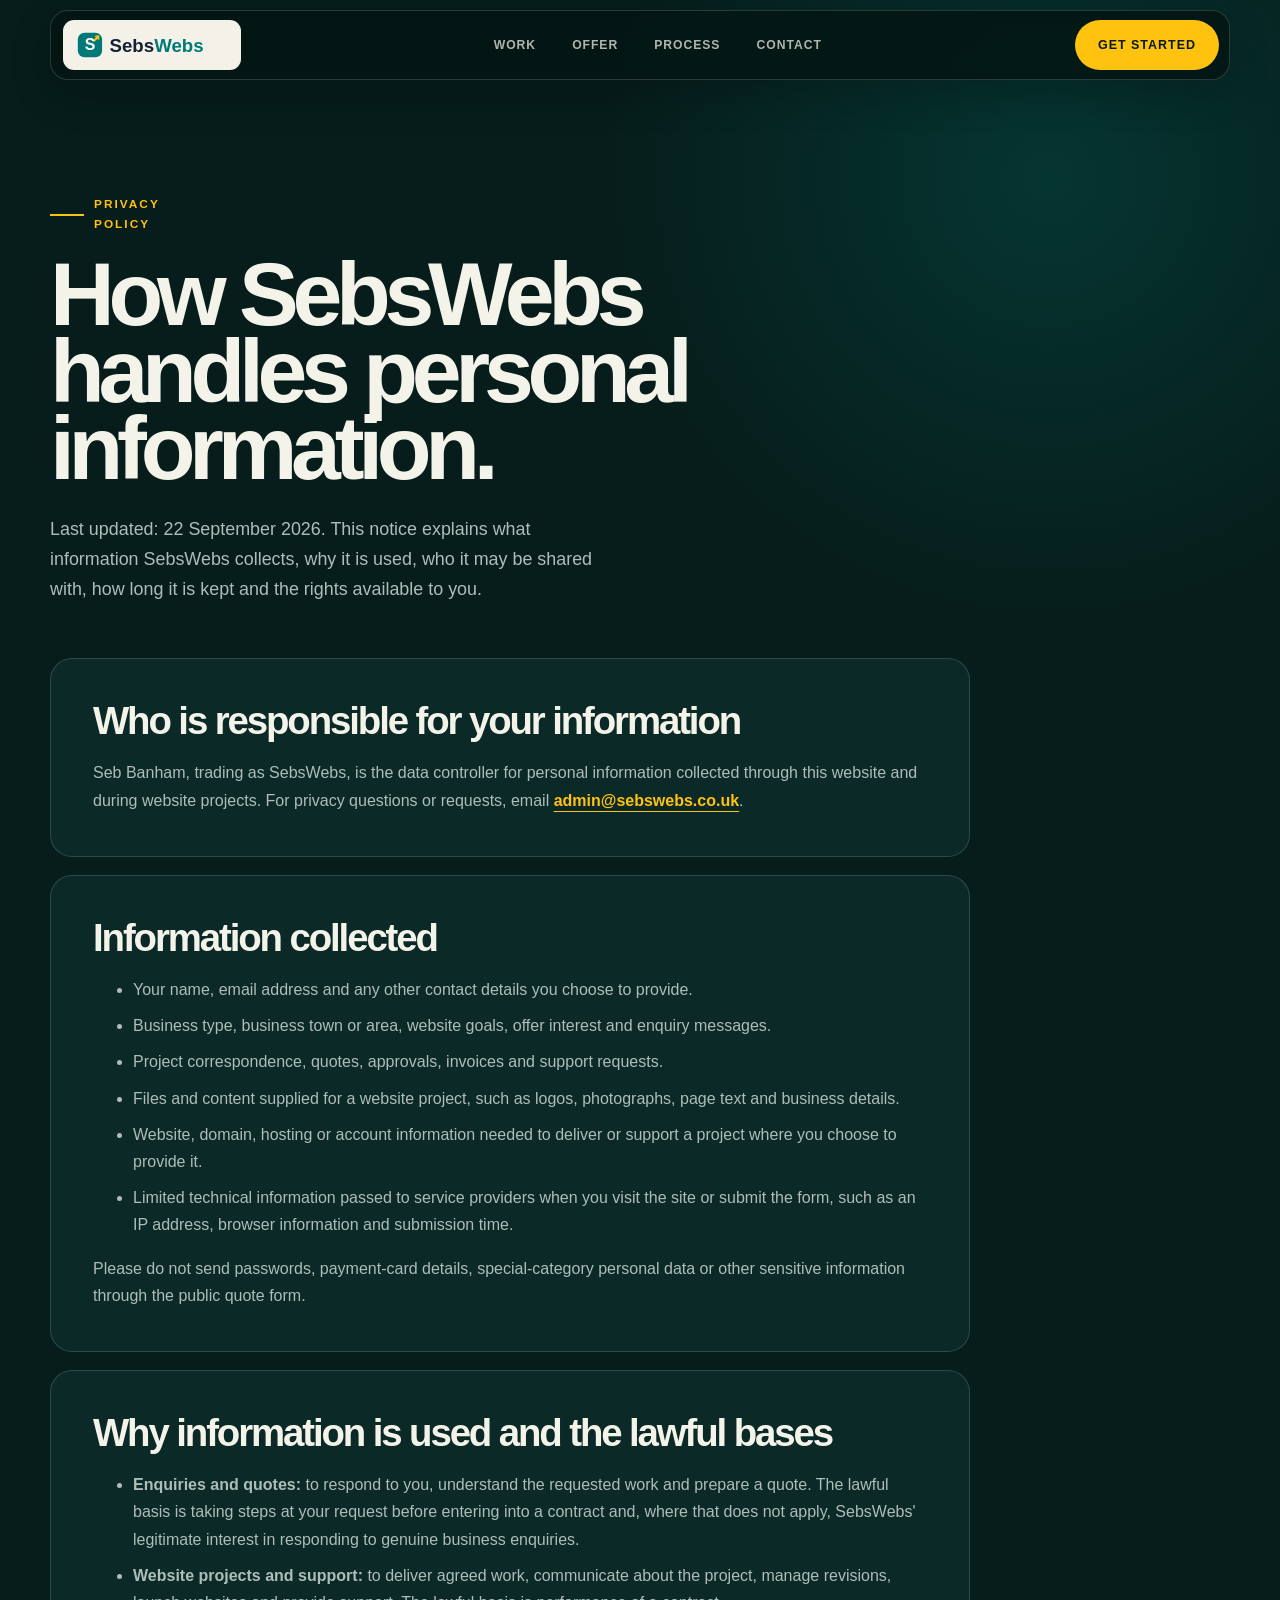
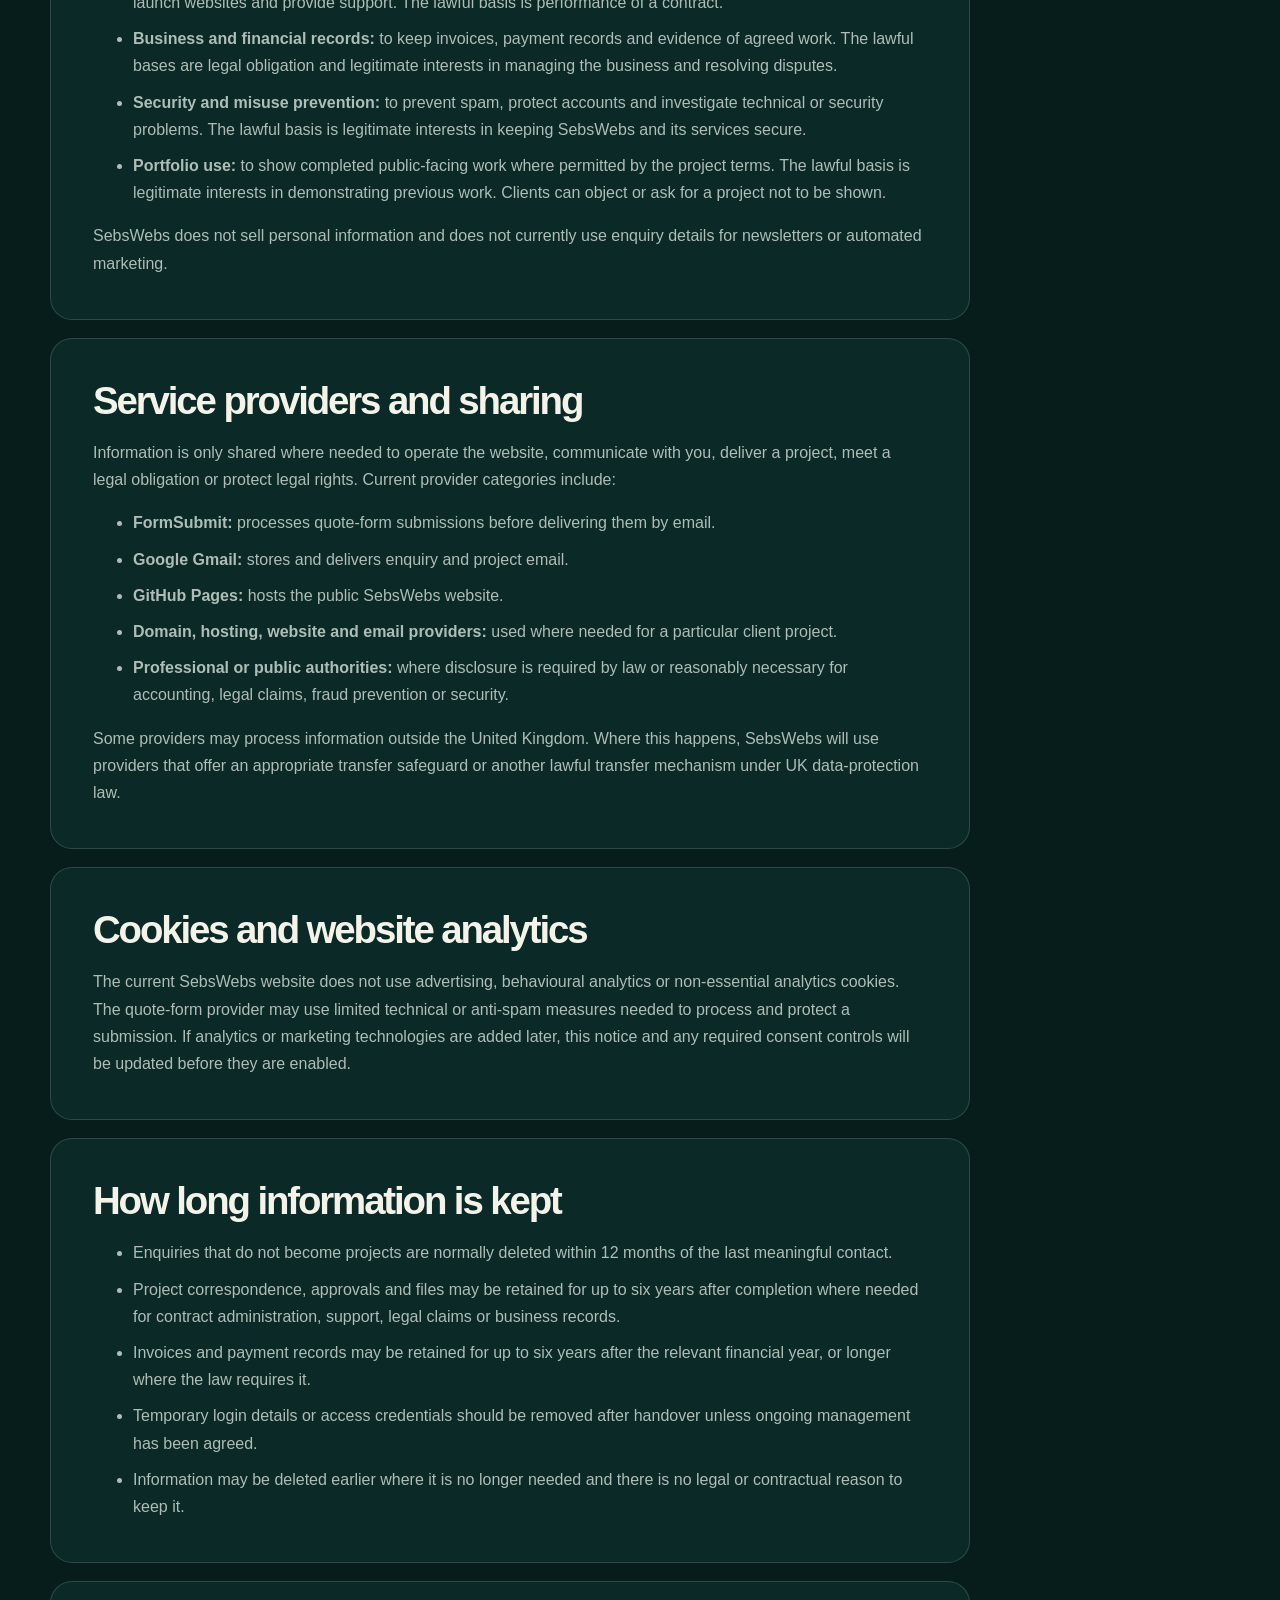
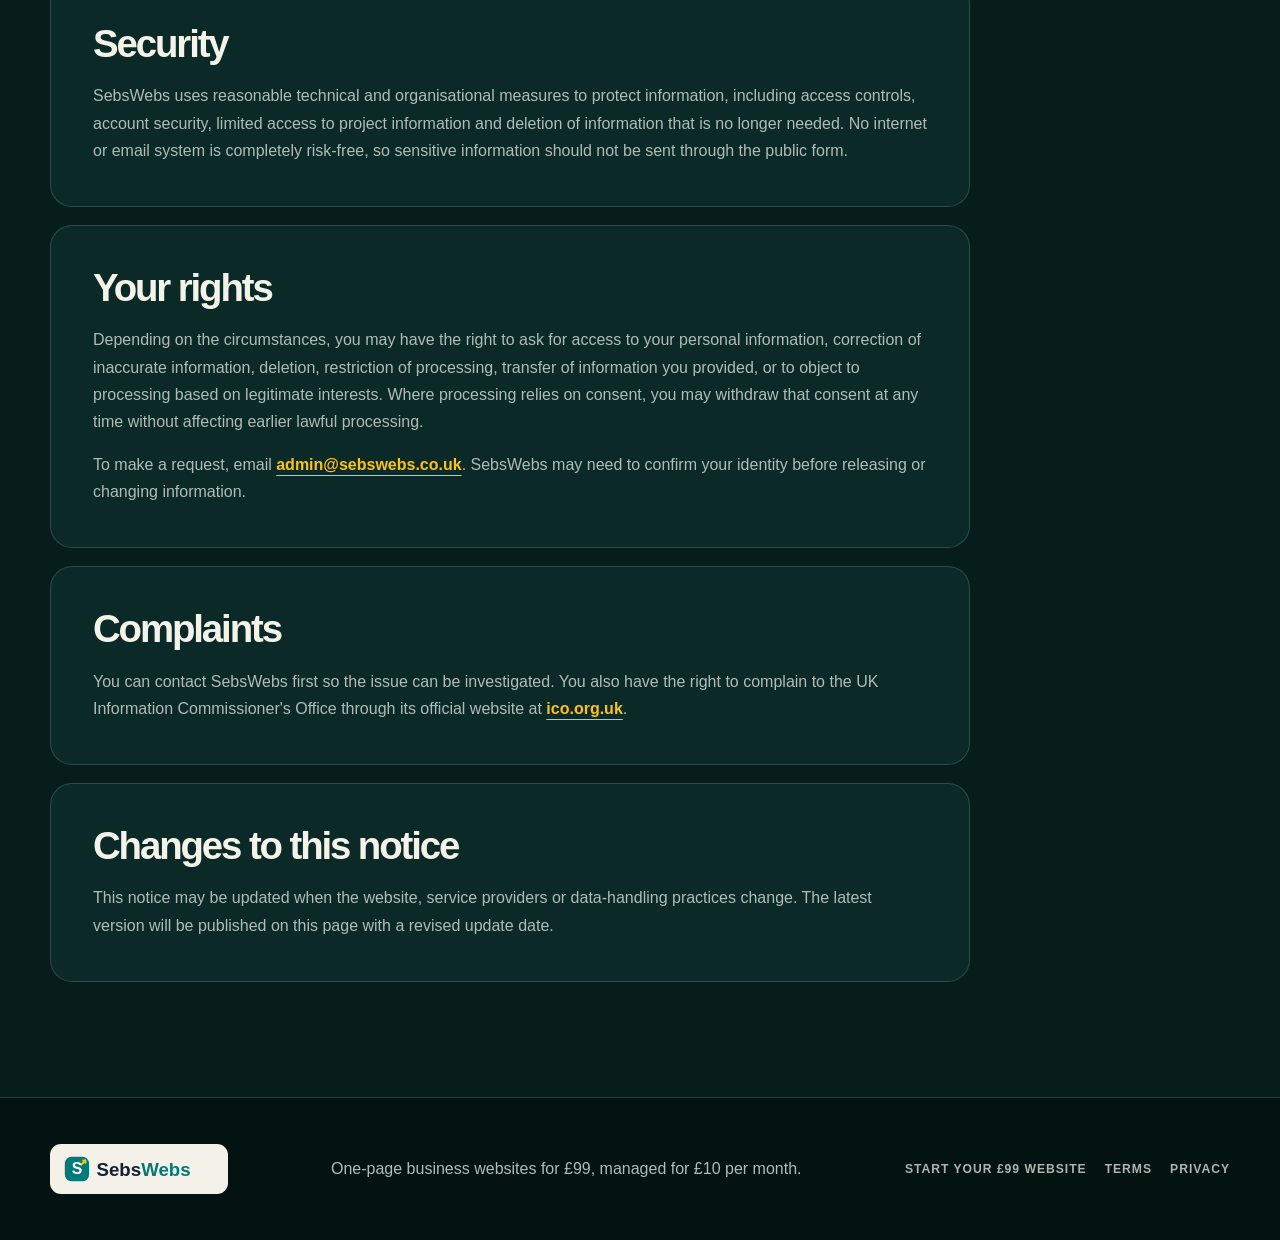
<file: privacy.html>
<!DOCTYPE html>
<html lang="en">
<head>
  <meta charset="UTF-8">
  <meta name="viewport" content="width=device-width, initial-scale=1.0">
  <title>SebsWebs | Privacy Policy</title>
  <meta name="description" content="How SebsWebs collects, uses, stores and protects enquiry and project information.">
  <link rel="canonical" href="https://sebswebs.co.uk/privacy.html">
  <meta name="theme-color" content="#007a78">
  <meta property="og:type" content="website">
  <meta property="og:site_name" content="SebsWebs">
  <meta property="og:title" content="SebsWebs | Privacy Policy">
  <meta property="og:description" content="How SebsWebs collects, uses, stores and protects enquiry and project information.">
  <meta property="og:url" content="https://sebswebs.co.uk/privacy.html">
  <meta property="og:image" content="https://sebswebs.co.uk/assets/hero-workspace.png">
  <meta name="twitter:card" content="summary_large_image">
  <link rel="icon" href="/favicon.ico" sizes="any">
  <link rel="icon" href="/assets/favicon.svg" type="image/svg+xml">
  <link rel="stylesheet" href="styles.css">
</head>
<body>
  <header class="site-header" data-header>
    <a class="brand" href="index.html#home" aria-label="SebsWebs home">
      <img src="assets/logo.svg" alt="SebsWebs">
    </a>

    <button class="menu-toggle" type="button" aria-label="Open menu" aria-expanded="false" aria-controls="site-nav">
      <span></span>
      <span></span>
      <span></span>
    </button>

    <nav class="site-nav" id="site-nav" aria-label="Main navigation">
      <a href="index.html#examples">Work</a>
      <a href="index.html#pricing">Offer</a>
      <a href="index.html#process">Process</a>
      <a href="index.html#contact">Contact</a>
    </nav>

    <a class="header-cta" href="index.html#contact">Get started</a>
  </header>

  <main class="legal-main">
    <section class="legal-hero section-pad">
      <p class="eyebrow">Privacy policy</p>
      <h1>How SebsWebs handles personal information.</h1>
      <p class="hero-text">Last updated: 22 September 2026. This notice explains what information SebsWebs collects, why it is used, who it may be shared with, how long it is kept and the rights available to you.</p>
    </section>

    <section class="legal-content section-pad">
      <article class="legal-block">
        <h2>Who is responsible for your information</h2>
        <p>Seb Banham, trading as SebsWebs, is the data controller for personal information collected through this website and during website projects. For privacy questions or requests, email <a class="text-link" href="mailto:admin@sebswebs.co.uk">admin@sebswebs.co.uk</a>.</p>
      </article>

      <article class="legal-block">
        <h2>Information collected</h2>
        <ul>
          <li>Your name, email address and any other contact details you choose to provide.</li>
          <li>Business type, business town or area, website goals, offer interest and enquiry messages.</li>
          <li>Project correspondence, quotes, approvals, invoices and support requests.</li>
          <li>Files and content supplied for a website project, such as logos, photographs, page text and business details.</li>
          <li>Website, domain, hosting or account information needed to deliver or support a project where you choose to provide it.</li>
          <li>Limited technical information passed to service providers when you visit the site or submit the form, such as an IP address, browser information and submission time.</li>
        </ul>
        <p>Please do not send passwords, payment-card details, special-category personal data or other sensitive information through the public quote form.</p>
      </article>

      <article class="legal-block">
        <h2>Why information is used and the lawful bases</h2>
        <ul>
          <li><strong>Enquiries and quotes:</strong> to respond to you, understand the requested work and prepare a quote. The lawful basis is taking steps at your request before entering into a contract and, where that does not apply, SebsWebs' legitimate interest in responding to genuine business enquiries.</li>
          <li><strong>Website projects and support:</strong> to deliver agreed work, communicate about the project, manage revisions, launch websites and provide support. The lawful basis is performance of a contract.</li>
          <li><strong>Business and financial records:</strong> to keep invoices, payment records and evidence of agreed work. The lawful bases are legal obligation and legitimate interests in managing the business and resolving disputes.</li>
          <li><strong>Security and misuse prevention:</strong> to prevent spam, protect accounts and investigate technical or security problems. The lawful basis is legitimate interests in keeping SebsWebs and its services secure.</li>
          <li><strong>Portfolio use:</strong> to show completed public-facing work where permitted by the project terms. The lawful basis is legitimate interests in demonstrating previous work. Clients can object or ask for a project not to be shown.</li>
        </ul>
        <p>SebsWebs does not sell personal information and does not currently use enquiry details for newsletters or automated marketing.</p>
      </article>

      <article class="legal-block">
        <h2>Service providers and sharing</h2>
        <p>Information is only shared where needed to operate the website, communicate with you, deliver a project, meet a legal obligation or protect legal rights. Current provider categories include:</p>
        <ul>
          <li><strong>FormSubmit:</strong> processes quote-form submissions before delivering them by email.</li>
          <li><strong>Google Gmail:</strong> stores and delivers enquiry and project email.</li>
          <li><strong>GitHub Pages:</strong> hosts the public SebsWebs website.</li>
          <li><strong>Domain, hosting, website and email providers:</strong> used where needed for a particular client project.</li>
          <li><strong>Professional or public authorities:</strong> where disclosure is required by law or reasonably necessary for accounting, legal claims, fraud prevention or security.</li>
        </ul>
        <p>Some providers may process information outside the United Kingdom. Where this happens, SebsWebs will use providers that offer an appropriate transfer safeguard or another lawful transfer mechanism under UK data-protection law.</p>
      </article>

      <article class="legal-block">
        <h2>Cookies and website analytics</h2>
        <p>The current SebsWebs website does not use advertising, behavioural analytics or non-essential analytics cookies. The quote-form provider may use limited technical or anti-spam measures needed to process and protect a submission. If analytics or marketing technologies are added later, this notice and any required consent controls will be updated before they are enabled.</p>
      </article>

      <article class="legal-block">
        <h2>How long information is kept</h2>
        <ul>
          <li>Enquiries that do not become projects are normally deleted within 12 months of the last meaningful contact.</li>
          <li>Project correspondence, approvals and files may be retained for up to six years after completion where needed for contract administration, support, legal claims or business records.</li>
          <li>Invoices and payment records may be retained for up to six years after the relevant financial year, or longer where the law requires it.</li>
          <li>Temporary login details or access credentials should be removed after handover unless ongoing management has been agreed.</li>
          <li>Information may be deleted earlier where it is no longer needed and there is no legal or contractual reason to keep it.</li>
        </ul>
      </article>

      <article class="legal-block">
        <h2>Security</h2>
        <p>SebsWebs uses reasonable technical and organisational measures to protect information, including access controls, account security, limited access to project information and deletion of information that is no longer needed. No internet or email system is completely risk-free, so sensitive information should not be sent through the public form.</p>
      </article>

      <article class="legal-block">
        <h2>Your rights</h2>
        <p>Depending on the circumstances, you may have the right to ask for access to your personal information, correction of inaccurate information, deletion, restriction of processing, transfer of information you provided, or to object to processing based on legitimate interests. Where processing relies on consent, you may withdraw that consent at any time without affecting earlier lawful processing.</p>
        <p>To make a request, email <a class="text-link" href="mailto:admin@sebswebs.co.uk">admin@sebswebs.co.uk</a>. SebsWebs may need to confirm your identity before releasing or changing information.</p>
      </article>

      <article class="legal-block">
        <h2>Complaints</h2>
        <p>You can contact SebsWebs first so the issue can be investigated. You also have the right to complain to the UK Information Commissioner's Office through its official website at <a class="text-link" href="https://ico.org.uk/make-a-complaint/data-protection-complaints/" target="_blank" rel="noopener">ico.org.uk</a>.</p>
      </article>

      <article class="legal-block">
        <h2>Changes to this notice</h2>
        <p>This notice may be updated when the website, service providers or data-handling practices change. The latest version will be published on this page with a revised update date.</p>
      </article>
    </section>
  </main>

  <footer class="site-footer">
    <a class="brand" href="index.html#home">
      <img src="assets/logo.svg" alt="SebsWebs">
    </a>
    <p>One-page business websites for £99, managed for £10 per month.</p>
    <div class="footer-links">
      <a href="index.html#contact">Start your £99 website</a>
      <a href="terms.html">Terms</a>
      <a href="privacy.html">Privacy</a>
    </div>
  </footer>

  <script src="script.js"></script>
</body>
</html>
</file>
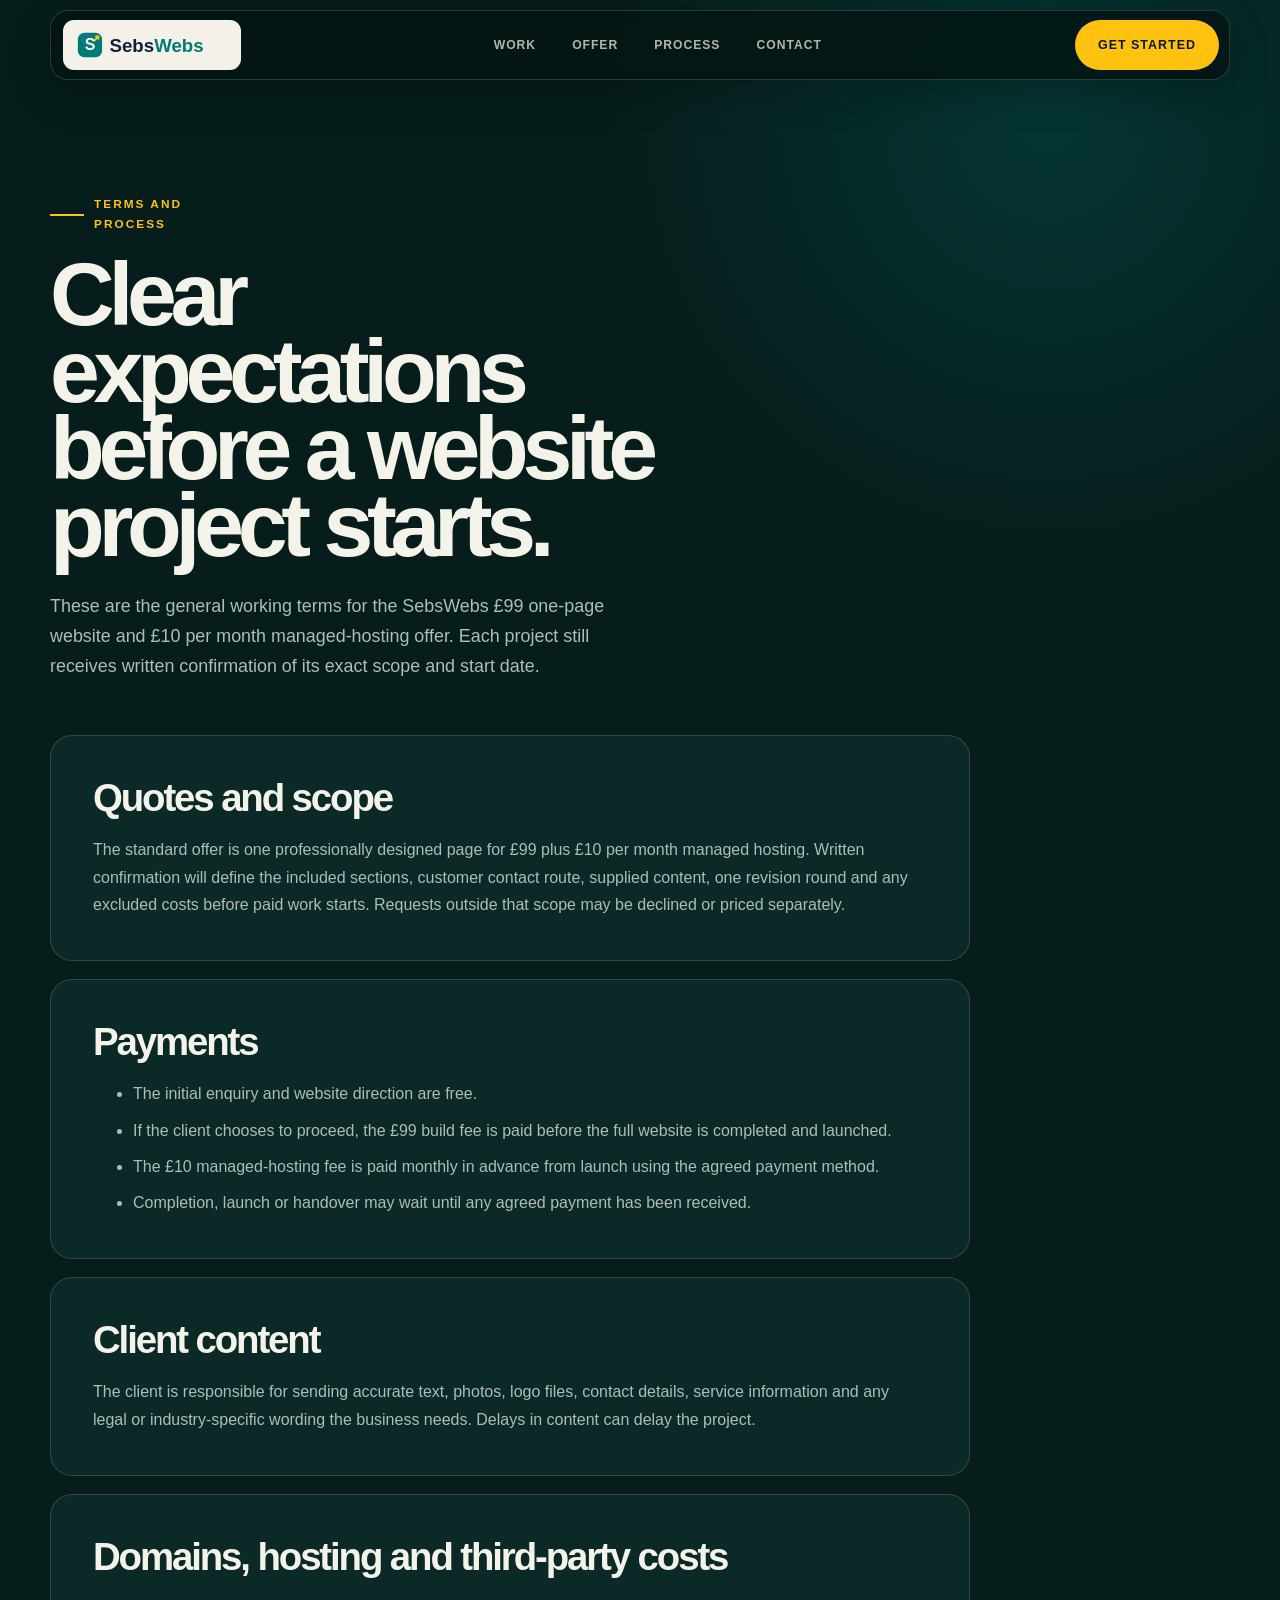
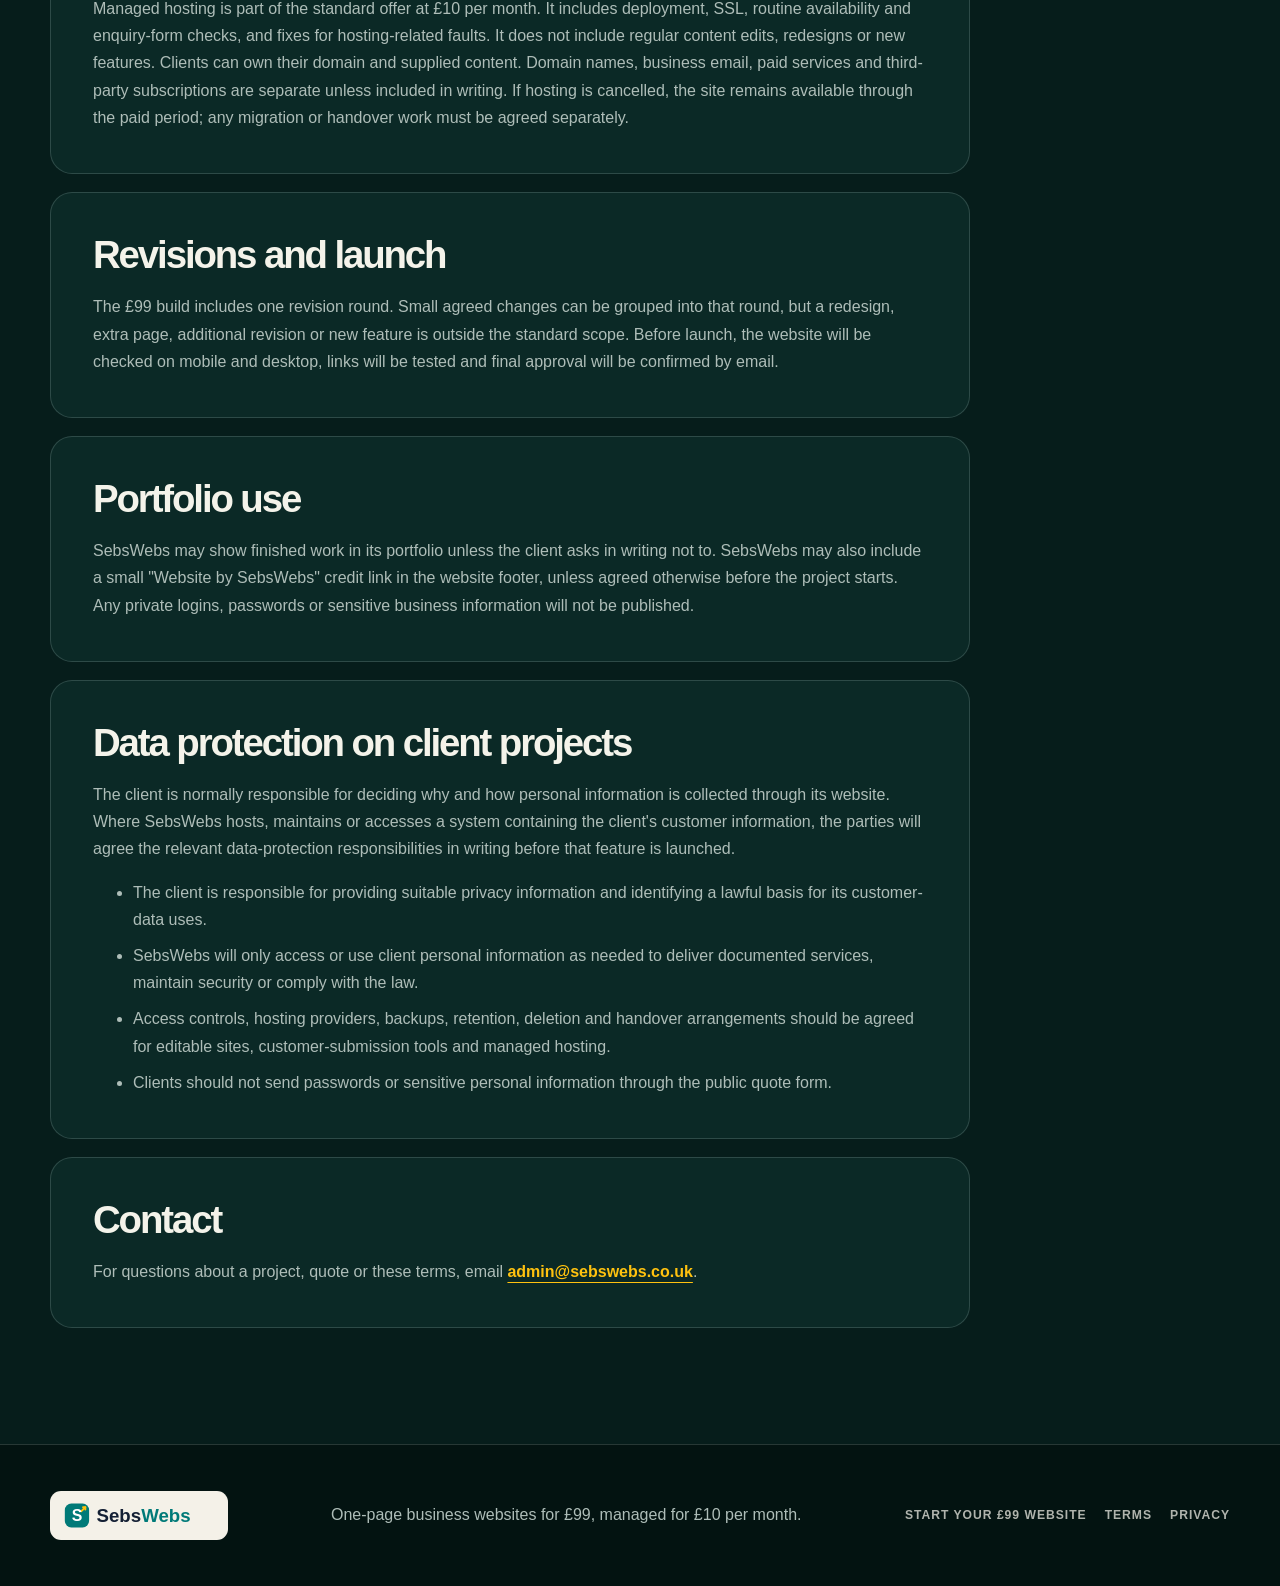
<file: terms.html>
<!DOCTYPE html>
<html lang="en">
<head>
  <meta charset="UTF-8">
  <meta name="viewport" content="width=device-width, initial-scale=1.0">
  <title>SebsWebs | Terms and Process</title>
  <meta name="description" content="Terms for the SebsWebs £99 one-page website and £10 per month managed hosting offer.">
  <link rel="canonical" href="https://sebswebs.co.uk/terms.html">
  <meta name="theme-color" content="#007a78">
  <meta property="og:type" content="website">
  <meta property="og:site_name" content="SebsWebs">
  <meta property="og:title" content="SebsWebs | Terms and Process">
  <meta property="og:description" content="Terms for the SebsWebs £99 one-page website and £10 per month managed hosting offer.">
  <meta property="og:url" content="https://sebswebs.co.uk/terms.html">
  <meta property="og:image" content="https://sebswebs.co.uk/assets/hero-workspace.png">
  <meta name="twitter:card" content="summary_large_image">
  <link rel="icon" href="/favicon.ico" sizes="any">
  <link rel="icon" href="/assets/favicon.svg" type="image/svg+xml">
  <link rel="stylesheet" href="styles.css">
  <link rel="stylesheet" href="privacy-fixes.css">
</head>
<body>
  <header class="site-header" data-header>
    <a class="brand" href="index.html#home" aria-label="SebsWebs home">
      <img src="assets/logo.svg" alt="SebsWebs">
    </a>

    <button class="menu-toggle" type="button" aria-label="Open menu" aria-expanded="false" aria-controls="site-nav">
      <span></span>
      <span></span>
      <span></span>
    </button>

    <nav class="site-nav" id="site-nav" aria-label="Main navigation">
      <a href="index.html#examples">Work</a>
      <a href="index.html#pricing">Offer</a>
      <a href="index.html#process">Process</a>
      <a href="index.html#contact">Contact</a>
    </nav>

    <a class="header-cta" href="index.html#contact">Get started</a>
  </header>

  <main class="legal-main">
    <section class="legal-hero section-pad">
      <p class="eyebrow">Terms and process</p>
      <h1>Clear expectations before a website project starts.</h1>
      <p class="hero-text">These are the general working terms for the SebsWebs £99 one-page website and £10 per month managed-hosting offer. Each project still receives written confirmation of its exact scope and start date.</p>
    </section>

    <section class="legal-content section-pad">
      <article class="legal-block">
        <h2>Quotes and scope</h2>
        <p>The standard offer is one professionally designed page for £99 plus £10 per month managed hosting. Written confirmation will define the included sections, customer contact route, supplied content, one revision round and any excluded costs before paid work starts. Requests outside that scope may be declined or priced separately.</p>
      </article>

      <article class="legal-block">
        <h2>Payments</h2>
        <ul>
          <li>The initial enquiry and website direction are free.</li>
          <li>If the client chooses to proceed, the £99 build fee is paid before the full website is completed and launched.</li>
          <li>The £10 managed-hosting fee is paid monthly in advance from launch using the agreed payment method.</li>
          <li>Completion, launch or handover may wait until any agreed payment has been received.</li>
        </ul>
      </article>

      <article class="legal-block">
        <h2>Client content</h2>
        <p>The client is responsible for sending accurate text, photos, logo files, contact details, service information and any legal or industry-specific wording the business needs. Delays in content can delay the project.</p>
      </article>

      <article class="legal-block">
        <h2>Domains, hosting and third-party costs</h2>
        <p>Managed hosting is part of the standard offer at £10 per month. It includes deployment, SSL, routine availability and enquiry-form checks, and fixes for hosting-related faults. It does not include regular content edits, redesigns or new features. Clients can own their domain and supplied content. Domain names, business email, paid services and third-party subscriptions are separate unless included in writing. If hosting is cancelled, the site remains available through the paid period; any migration or handover work must be agreed separately.</p>
      </article>

      <article class="legal-block">
        <h2>Revisions and launch</h2>
        <p>The £99 build includes one revision round. Small agreed changes can be grouped into that round, but a redesign, extra page, additional revision or new feature is outside the standard scope. Before launch, the website will be checked on mobile and desktop, links will be tested and final approval will be confirmed by email.</p>
      </article>

      <article class="legal-block">
        <h2>Portfolio use</h2>
        <p>SebsWebs may show finished work in its portfolio unless the client asks in writing not to. SebsWebs may also include a small "Website by SebsWebs" credit link in the website footer, unless agreed otherwise before the project starts. Any private logins, passwords or sensitive business information will not be published.</p>
      </article>

      <article class="legal-block">
        <h2>Data protection on client projects</h2>
        <p>The client is normally responsible for deciding why and how personal information is collected through its website. Where SebsWebs hosts, maintains or accesses a system containing the client's customer information, the parties will agree the relevant data-protection responsibilities in writing before that feature is launched.</p>
        <ul>
          <li>The client is responsible for providing suitable privacy information and identifying a lawful basis for its customer-data uses.</li>
          <li>SebsWebs will only access or use client personal information as needed to deliver documented services, maintain security or comply with the law.</li>
          <li>Access controls, hosting providers, backups, retention, deletion and handover arrangements should be agreed for editable sites, customer-submission tools and managed hosting.</li>
          <li>Clients should not send passwords or sensitive personal information through the public quote form.</li>
        </ul>
      </article>

      <article class="legal-block">
        <h2>Contact</h2>
        <p>For questions about a project, quote or these terms, email <a class="text-link" href="mailto:admin@sebswebs.co.uk">admin@sebswebs.co.uk</a>.</p>
      </article>
    </section>
  </main>

  <footer class="site-footer">
    <a class="brand" href="index.html#home">
      <img src="assets/logo.svg" alt="SebsWebs">
    </a>
    <p>One-page business websites for £99, managed for £10 per month.</p>
    <div class="footer-links">
      <a href="index.html#contact">Start your £99 website</a>
      <a href="terms.html">Terms</a>
      <a href="privacy.html">Privacy</a>
    </div>
  </footer>

  <script src="script.js"></script>
</body>
</html>
</file>
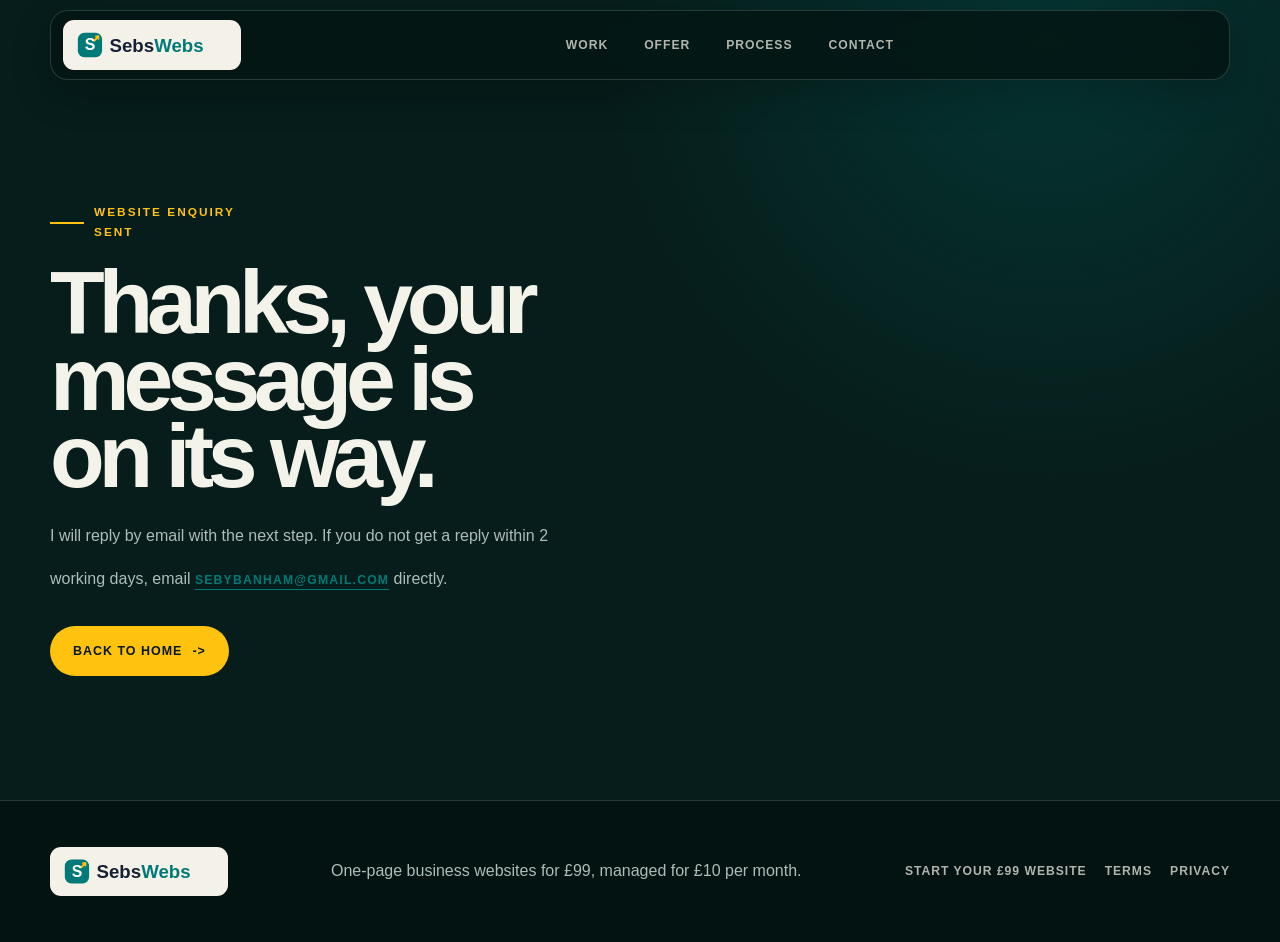
<file: thanks.html>
<!DOCTYPE html>
<html lang="en">
<head>
  <meta charset="UTF-8">
  <meta name="viewport" content="width=device-width, initial-scale=1.0">
  <title>Thanks | SebsWebs</title>
  <meta name="description" content="Thanks for contacting SebsWebs. Your website enquiry has been sent.">
  <meta name="robots" content="noindex, follow">
  <link rel="canonical" href="https://sebswebs.co.uk/thanks.html">
  <meta name="theme-color" content="#007a78">
  <meta property="og:type" content="website">
  <meta property="og:site_name" content="SebsWebs">
  <meta property="og:title" content="Thanks | SebsWebs">
  <meta property="og:description" content="Thanks for contacting SebsWebs. Your website enquiry has been sent.">
  <meta property="og:url" content="https://sebswebs.co.uk/thanks.html">
  <meta property="og:image" content="https://sebswebs.co.uk/assets/hero-workspace.png">
  <meta name="twitter:card" content="summary_large_image">
  <link rel="icon" href="/favicon.ico" sizes="any">
  <link rel="icon" href="/assets/favicon.svg" type="image/svg+xml">
  <link rel="stylesheet" href="styles.css">
  <link rel="stylesheet" href="privacy-fixes.css">
</head>
<body>
  <header class="site-header">
    <a class="brand" href="index.html#home" aria-label="SebsWebs home">
      <img src="assets/logo.svg" alt="SebsWebs">
    </a>

    <nav class="site-nav legal-nav" aria-label="Main navigation">
      <a href="index.html#examples">Work</a>
      <a href="index.html#pricing">Offer</a>
      <a href="index.html#process">Process</a>
      <a href="index.html#contact">Contact</a>
    </nav>
  </header>

  <main>
    <section class="legal-page section-pad">
      <p class="eyebrow">Website enquiry sent</p>
      <h1>Thanks, your message is on its way.</h1>
      <p>I will reply by email with the next step. If you do not get a reply within 2 working days, email <a class="text-link" href="mailto:sebybanham@gmail.com">sebybanham@gmail.com</a> directly.</p>
      <a class="button primary" href="index.html#home">Back to home <span aria-hidden="true">-&gt;</span></a>
    </section>
  </main>

  <footer class="site-footer">
    <a class="brand" href="index.html#home">
      <img src="assets/logo.svg" alt="SebsWebs">
    </a>
    <p>One-page business websites for £99, managed for £10 per month.</p>
    <div class="footer-links">
      <a href="index.html#contact">Start your £99 website</a>
      <a href="terms.html">Terms</a>
      <a href="privacy.html">Privacy</a>
    </div>
  </footer>
</body>
</html>
</file>
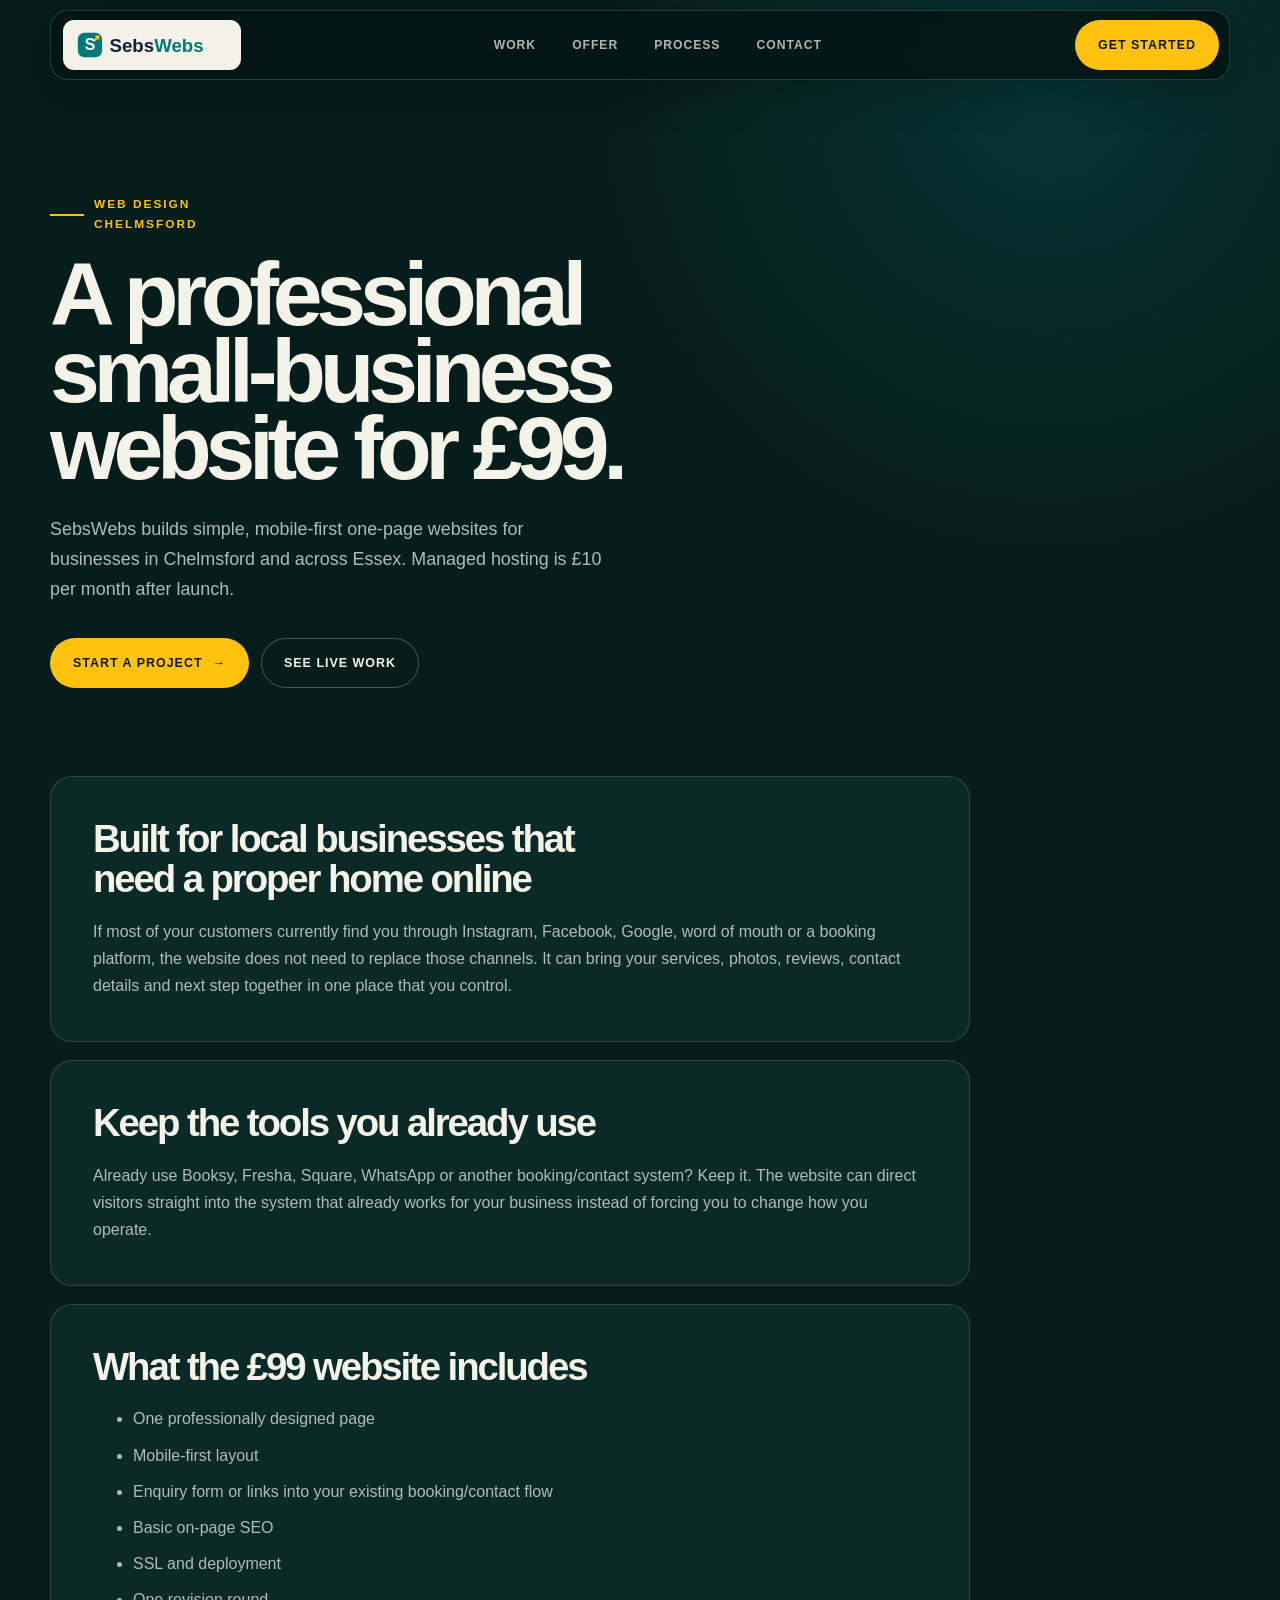
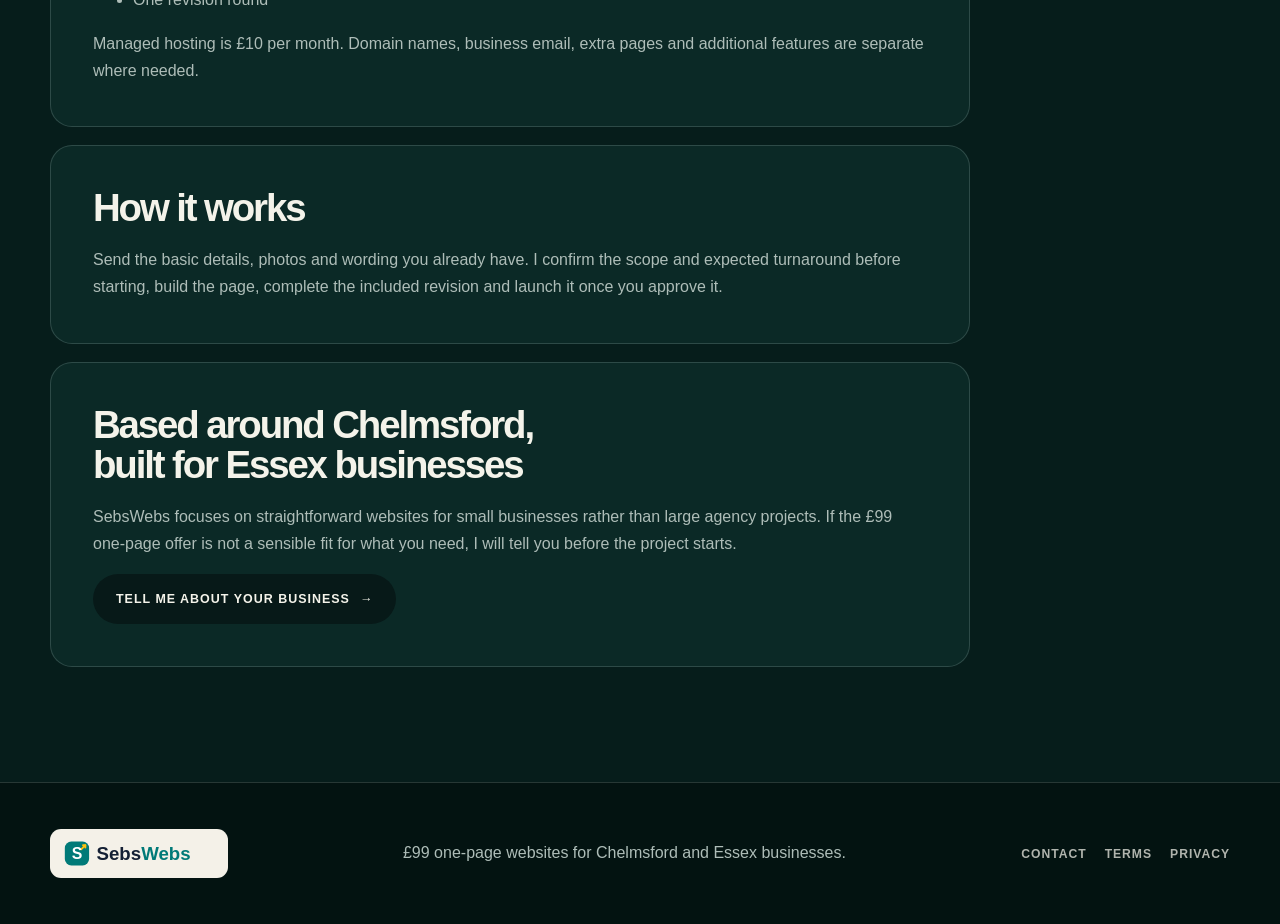
<file: web-design-chelmsford.html>
<!DOCTYPE html>
<html lang="en">
<head>
  <meta charset="UTF-8">
  <meta name="viewport" content="width=device-width, initial-scale=1.0">
  <title>Web Design Chelmsford | £99 Small Business Websites | SebsWebs</title>
  <meta name="description" content="Affordable web design in Chelmsford for small businesses. SebsWebs builds professional one-page websites for £99 with managed hosting for £10 per month.">
  <link rel="canonical" href="https://sebswebs.co.uk/web-design-chelmsford.html">
  <meta name="theme-color" content="#061d1b">
  <meta property="og:type" content="website">
  <meta property="og:site_name" content="SebsWebs">
  <meta property="og:title" content="Web Design Chelmsford | £99 Small Business Websites | SebsWebs">
  <meta property="og:description" content="Professional one-page websites for Chelmsford small businesses from £99, with managed hosting for £10 per month.">
  <meta property="og:url" content="https://sebswebs.co.uk/web-design-chelmsford.html">
  <meta property="og:image" content="https://sebswebs.co.uk/assets/hero-workspace.png">
  <meta name="twitter:card" content="summary_large_image">
  <link rel="icon" href="/favicon.ico" sizes="any">
  <link rel="icon" href="/assets/favicon.svg" type="image/svg+xml">
  <link rel="stylesheet" href="styles.css">
  <link rel="stylesheet" href="privacy-fixes.css">
  <script type="application/ld+json">
    {
      "@context": "https://schema.org",
      "@type": "Service",
      "name": "Web Design in Chelmsford",
      "provider": {
        "@type": "ProfessionalService",
        "name": "SebsWebs",
        "url": "https://sebswebs.co.uk/",
        "email": "admin@sebswebs.co.uk"
      },
      "areaServed": {
        "@type": "City",
        "name": "Chelmsford"
      },
      "serviceType": "One-page small business website design",
      "offers": {
        "@type": "Offer",
        "price": "99",
        "priceCurrency": "GBP",
        "description": "One professionally designed page. Managed hosting is available for £10 per month."
      }
    }
  </script>
</head>
<body>
  <header class="site-header" data-header>
    <a class="brand" href="index.html#home" aria-label="SebsWebs home">
      <img src="assets/logo.svg" alt="SebsWebs">
    </a>

    <button class="menu-toggle" type="button" aria-label="Open menu" aria-expanded="false" aria-controls="site-nav">
      <span></span>
      <span></span>
      <span></span>
    </button>

    <nav class="site-nav" id="site-nav" aria-label="Main navigation">
      <a href="index.html#examples">Work</a>
      <a href="index.html#pricing">Offer</a>
      <a href="index.html#process">Process</a>
      <a href="index.html#contact">Contact</a>
    </nav>

    <a class="header-cta" href="index.html#contact">Get started</a>
  </header>

  <main class="legal-main">
    <section class="legal-hero section-pad">
      <p class="eyebrow">Web design Chelmsford</p>
      <h1>A professional small-business website for £99.</h1>
      <p class="hero-text">SebsWebs builds simple, mobile-first one-page websites for businesses in Chelmsford and across Essex. Managed hosting is £10 per month after launch.</p>
      <div class="hero-actions">
        <a class="button primary" href="index.html#contact">Start a project <span aria-hidden="true">→</span></a>
        <a class="button secondary" href="index.html#examples">See live work</a>
      </div>
    </section>

    <section class="legal-content section-pad">
      <article class="legal-block">
        <h2>Built for local businesses that need a proper home online</h2>
        <p>If most of your customers currently find you through Instagram, Facebook, Google, word of mouth or a booking platform, the website does not need to replace those channels. It can bring your services, photos, reviews, contact details and next step together in one place that you control.</p>
      </article>

      <article class="legal-block">
        <h2>Keep the tools you already use</h2>
        <p>Already use Booksy, Fresha, Square, WhatsApp or another booking/contact system? Keep it. The website can direct visitors straight into the system that already works for your business instead of forcing you to change how you operate.</p>
      </article>

      <article class="legal-block">
        <h2>What the £99 website includes</h2>
        <ul>
          <li>One professionally designed page</li>
          <li>Mobile-first layout</li>
          <li>Enquiry form or links into your existing booking/contact flow</li>
          <li>Basic on-page SEO</li>
          <li>SSL and deployment</li>
          <li>One revision round</li>
        </ul>
        <p>Managed hosting is £10 per month. Domain names, business email, extra pages and additional features are separate where needed.</p>
      </article>

      <article class="legal-block">
        <h2>How it works</h2>
        <p>Send the basic details, photos and wording you already have. I confirm the scope and expected turnaround before starting, build the page, complete the included revision and launch it once you approve it.</p>
      </article>

      <article class="legal-block">
        <h2>Based around Chelmsford, built for Essex businesses</h2>
        <p>SebsWebs focuses on straightforward websites for small businesses rather than large agency projects. If the £99 one-page offer is not a sensible fit for what you need, I will tell you before the project starts.</p>
        <a class="button primary dark" href="index.html#contact">Tell me about your business <span aria-hidden="true">→</span></a>
      </article>
    </section>
  </main>

  <footer class="site-footer">
    <a class="brand" href="index.html#home">
      <img src="assets/logo.svg" alt="SebsWebs">
    </a>
    <p>£99 one-page websites for Chelmsford and Essex businesses.</p>
    <div class="footer-links">
      <a href="index.html#contact">Contact</a>
      <a href="terms.html">Terms</a>
      <a href="privacy.html">Privacy</a>
    </div>
  </footer>

  <script src="script.js"></script>
</body>
</html>
</file>
<file: styles.css>
:root {
  --ink: #f4f3ea;
  --ink-dark: #071918;
  --muted: #aebdb8;
  --muted-dark: #566763;
  --surface: #061d1b;
  --surface-2: #0b2926;
  --paper: #f4f1e8;
  --teal: #00a19b;
  --teal-dark: #007a78;
  --yellow: #ffc20f;
  --line: rgba(223, 247, 240, 0.16);
  --line-dark: rgba(7, 25, 24, 0.14);
  --shadow: 0 24px 70px rgba(0, 0, 0, 0.24);
  --radius: 24px;
}

* {
  box-sizing: border-box;
}

html {
  scroll-behavior: smooth;
  overflow-x: hidden;
  overflow-x: clip;
}

body {
  min-width: 320px;
  margin: 0;
  overflow-x: hidden;
  overflow-x: clip;
  color: var(--ink);
  background:
    radial-gradient(circle at 82% 4%, rgba(0, 161, 155, 0.18), transparent 28rem),
    var(--surface);
  font-family: Inter, ui-sans-serif, -apple-system, BlinkMacSystemFont, "Segoe UI", sans-serif;
  -webkit-font-smoothing: antialiased;
}

body.menu-open,
body.dialog-open {
  overflow: hidden;
}

[hidden] {
  display: none !important;
}

a {
  color: inherit;
  text-decoration: none;
}

img {
  display: block;
  max-width: 100%;
}

button,
input,
select,
textarea {
  font: inherit;
}

button,
a {
  -webkit-tap-highlight-color: transparent;
}

:focus-visible {
  outline: 3px solid var(--yellow);
  outline-offset: 4px;
}

::selection {
  color: var(--ink-dark);
  background: var(--yellow);
}

.section-pad {
  position: relative;
  width: min(1180px, calc(100% - 48px));
  margin-inline: auto;
  padding: clamp(88px, 9vw, 132px) 0;
}

#examples,
#pricing,
#process,
#contact {
  scroll-margin-top: 92px;
}

.site-header {
  position: sticky;
  top: 10px;
  z-index: 50;
  display: grid;
  grid-template-columns: auto 1fr auto;
  align-items: center;
  gap: clamp(20px, 3vw, 42px);
  width: min(1180px, calc(100% - 24px));
  min-height: 68px;
  margin: 10px auto 0;
  padding: 9px 10px 9px 12px;
  border: 1px solid var(--line);
  border-radius: 18px;
  background: rgba(4, 22, 20, 0.88);
  box-shadow: 0 14px 40px rgba(0, 0, 0, 0.2);
  backdrop-filter: blur(18px) saturate(140%);
}

.site-header.is-scrolled {
  background: rgba(3, 18, 17, 0.96);
}

.brand {
  display: inline-flex;
  width: fit-content;
  padding: 8px 12px;
  border-radius: 11px;
  background: var(--paper);
  line-height: 0;
}

.brand img {
  width: clamp(126px, 12vw, 158px);
  height: auto;
}

.site-nav {
  display: flex;
  justify-self: center;
  align-items: center;
  gap: clamp(20px, 3vw, 36px);
}

.site-nav a,
.footer-links a {
  color: rgba(244, 243, 234, 0.72);
  font-size: 0.76rem;
  font-weight: 800;
  letter-spacing: 0.08em;
  text-transform: uppercase;
}

.site-nav a:hover,
.site-nav a.is-active,
.footer-links a:hover {
  color: var(--yellow);
}

.header-cta,
.button {
  display: inline-flex;
  align-items: center;
  justify-content: center;
  gap: 10px;
  min-height: 50px;
  padding: 0 22px;
  border: 1px solid transparent;
  border-radius: 999px;
  font-size: 0.78rem;
  font-weight: 900;
  letter-spacing: 0.08em;
  text-align: center;
  text-transform: uppercase;
  transition: transform 180ms ease, background 180ms ease, border-color 180ms ease;
}

.header-cta,
.button.primary {
  color: var(--ink-dark);
  background: var(--yellow);
}

.header-cta:hover,
.button.primary:hover {
  transform: translateY(-2px);
  background: #ffd13f;
}

.button.secondary {
  color: var(--ink);
  border-color: rgba(244, 243, 234, 0.28);
  background: transparent;
}

.button.secondary:hover {
  border-color: var(--teal);
  background: rgba(0, 161, 155, 0.1);
}

.button.dark {
  color: var(--ink);
  background: var(--ink-dark);
}

.button.dark:hover {
  background: #12312e;
}

.menu-toggle {
  display: none;
  width: 46px;
  height: 46px;
  padding: 0;
  border: 1px solid rgba(244, 243, 234, 0.24);
  border-radius: 50%;
  color: var(--ink);
  background: transparent;
}

.menu-toggle span {
  display: block;
  width: 19px;
  height: 2px;
  margin: 4px auto;
  border-radius: 2px;
  background: currentColor;
  transition: transform 180ms ease, opacity 180ms ease;
}

.site-header.is-open .menu-toggle span:first-child {
  transform: translateY(6px) rotate(45deg);
}

.site-header.is-open .menu-toggle span:nth-child(2) {
  opacity: 0;
}

.site-header.is-open .menu-toggle span:last-child {
  transform: translateY(-6px) rotate(-45deg);
}

.eyebrow {
  display: inline-flex;
  align-items: center;
  gap: 10px;
  width: fit-content;
  margin: 0 0 22px;
  color: var(--yellow);
  font-size: 0.74rem;
  font-weight: 900;
  letter-spacing: 0.17em;
  text-transform: uppercase;
}

.eyebrow::before {
  content: "";
  flex: 0 0 34px;
  height: 2px;
  background: currentColor;
}

h1,
h2,
h3,
p {
  margin-top: 0;
}

h1,
h2,
h3 {
  overflow-wrap: break-word;
  text-wrap: balance;
}

h1 {
  max-width: 8.5ch;
  margin-bottom: 28px;
  font-size: clamp(4.6rem, 8.1vw, 7.9rem);
  font-weight: 900;
  line-height: 0.86;
  letter-spacing: -0.07em;
}

h1 span {
  color: var(--teal);
}

h2 {
  margin-bottom: 24px;
  font-size: clamp(3rem, 5.5vw, 5.25rem);
  font-weight: 900;
  line-height: 0.94;
  letter-spacing: -0.055em;
}

h3 {
  margin-bottom: 12px;
  font-size: clamp(1.45rem, 2.2vw, 2.1rem);
  line-height: 1.05;
  letter-spacing: -0.035em;
}

p {
  line-height: 1.65;
}

.hero {
  display: grid;
  grid-template-columns: minmax(0, 0.92fr) minmax(400px, 1.08fr);
  align-items: center;
  gap: clamp(48px, 7vw, 92px);
  min-height: calc(100svh - 88px);
  padding-top: clamp(72px, 8vw, 112px);
}

.hero-copy {
  min-width: 0;
}

.hero-text {
  max-width: 560px;
  margin-bottom: 0;
  color: var(--muted);
  font-size: clamp(1rem, 1.4vw, 1.16rem);
}

.hero-actions {
  display: flex;
  flex-wrap: wrap;
  gap: 12px;
  margin: 34px 0;
}

.trust-list {
  display: flex;
  flex-wrap: wrap;
  gap: 10px 24px;
  margin: 0;
  padding: 0;
  color: rgba(244, 243, 234, 0.7);
  font-size: 0.82rem;
  list-style: none;
}

.trust-list li {
  position: relative;
  padding-left: 16px;
}

.trust-list li::before {
  content: "";
  position: absolute;
  top: 0.55em;
  left: 0;
  width: 6px;
  height: 6px;
  border-radius: 50%;
  background: var(--teal);
}

.hero-media {
  min-width: 0;
}

.hero-media img {
  width: 100%;
  height: clamp(480px, 62vh, 680px);
  object-fit: cover;
  border: 1px solid var(--line);
  border-radius: 42px 12px 42px 12px;
  box-shadow: var(--shadow);
}

.section-heading {
  max-width: 800px;
  margin-bottom: clamp(38px, 5vw, 64px);
}

.section-heading.compact {
  text-align: left;
}

.examples,
.pricing,
.contact {
  width: 100%;
  padding-inline: max(24px, calc((100vw - 1180px) / 2));
}

.examples {
  color: var(--ink-dark);
  background: var(--paper);
}

.examples .eyebrow,
.contact .eyebrow {
  color: var(--teal-dark);
}

.real-work-grid {
  display: grid;
  grid-template-columns: repeat(2, minmax(0, 1fr));
  gap: 24px;
}

.example-item {
  min-width: 0;
  overflow: hidden;
  border: 1px solid var(--line-dark);
  border-radius: var(--radius);
  background: #fff;
  box-shadow: 0 20px 54px rgba(7, 25, 24, 0.1);
}

.example-item img {
  width: 100%;
  aspect-ratio: 16 / 10;
  object-fit: cover;
  background: var(--surface);
}

.example-item div {
  padding: clamp(24px, 3.5vw, 38px);
}

.example-item p {
  margin-bottom: 14px;
  color: var(--teal-dark);
  font-size: 0.72rem;
  font-weight: 900;
  letter-spacing: 0.13em;
  text-transform: uppercase;
}

.example-item span {
  display: block;
  color: var(--muted-dark);
  line-height: 1.6;
}

.text-link {
  display: inline-flex;
  align-items: center;
  gap: 8px;
  margin-top: 20px;
  color: var(--teal-dark);
  font-size: 0.76rem;
  font-weight: 900;
  letter-spacing: 0.1em;
  text-decoration: underline;
  text-decoration-thickness: 1px;
  text-underline-offset: 5px;
  text-transform: uppercase;
}

.pricing {
  background:
    radial-gradient(circle at 80% 0, rgba(0, 161, 155, 0.16), transparent 28rem),
    var(--surface-2);
}

.offer-card {
  display: grid;
  grid-template-columns: minmax(0, 1fr) minmax(260px, 0.82fr);
  gap: clamp(30px, 5vw, 64px);
  align-items: center;
  max-width: 920px;
  padding: clamp(28px, 5vw, 58px);
  border-radius: 30px;
  color: var(--ink-dark);
  background: var(--yellow);
  box-shadow: var(--shadow);
}

.offer-prices {
  display: grid;
  grid-template-columns: repeat(2, minmax(0, 1fr));
}

.offer-prices > div {
  min-width: 0;
  padding-right: clamp(16px, 3vw, 34px);
}

.offer-prices > div + div {
  padding-right: 0;
  padding-left: clamp(16px, 3vw, 34px);
  border-left: 1px solid rgba(7, 25, 24, 0.24);
}

.offer-prices span,
.offer-prices small {
  display: block;
  font-size: 0.7rem;
  font-weight: 900;
  letter-spacing: 0.1em;
  text-transform: uppercase;
}

.offer-prices strong {
  display: block;
  margin: 8px 0 4px;
  font-size: clamp(3.4rem, 7vw, 6.5rem);
  line-height: 0.9;
  letter-spacing: -0.07em;
}

.offer-list {
  display: grid;
  gap: 13px;
  margin: 0 0 28px;
  padding: 0;
  list-style: none;
}

.offer-list li {
  position: relative;
  padding-left: 23px;
  line-height: 1.45;
}

.offer-list li::before {
  content: "✓";
  position: absolute;
  left: 0;
  font-weight: 900;
}

.offer-card .button {
  justify-self: start;
}

.pricing-note {
  max-width: 760px;
  margin: 24px 0 0;
  color: var(--muted);
  font-size: 0.88rem;
}

.pricing-note a {
  color: var(--yellow);
  font-weight: 800;
  text-decoration: underline;
  text-underline-offset: 3px;
}

.process-pricing {
  display: grid;
  grid-template-columns: minmax(0, 0.75fr) minmax(460px, 1.25fr);
  gap: clamp(48px, 8vw, 110px);
  align-items: start;
}

.process-copy {
  position: sticky;
  top: 112px;
}

.process-list {
  display: grid;
  margin: 0;
  padding: 0;
  list-style: none;
}

.process-list li {
  display: grid;
  grid-template-columns: 62px 1fr;
  gap: 24px;
  min-width: 0;
  padding: 30px 0;
  border-bottom: 1px solid var(--line);
}

.process-list li:first-child {
  padding-top: 0;
}

.process-list > li > span {
  display: grid;
  place-items: center;
  width: 62px;
  height: 62px;
  border: 1px solid rgba(0, 161, 155, 0.58);
  border-radius: 50%;
  color: var(--yellow);
  font-weight: 900;
}

.process-list p {
  max-width: 52ch;
  margin-bottom: 0;
  color: var(--muted);
}

.contact {
  display: grid;
  grid-template-columns: minmax(0, 0.78fr) minmax(460px, 1.22fr);
  gap: clamp(48px, 8vw, 110px);
  align-items: start;
  color: var(--ink-dark);
  background: var(--paper);
}

.contact-copy {
  position: sticky;
  top: 112px;
}

.contact-copy p {
  max-width: 44ch;
  color: var(--muted-dark);
}

.quote-form {
  position: relative;
  display: grid;
  grid-template-columns: repeat(2, minmax(0, 1fr));
  gap: 24px 18px;
  min-width: 0;
  padding: clamp(26px, 4vw, 44px);
  border-radius: 28px;
  color: var(--ink);
  background: var(--surface);
  box-shadow: 0 28px 72px rgba(7, 25, 24, 0.22);
}

.quote-form label {
  display: grid;
  gap: 9px;
  min-width: 0;
  color: rgba(244, 243, 234, 0.8);
  font-size: 0.72rem;
  font-weight: 900;
  letter-spacing: 0.11em;
  text-transform: uppercase;
}

.quote-form label:nth-of-type(3),
.quote-form label:nth-of-type(4),
.quote-form .button,
.quote-form .form-note {
  grid-column: 1 / -1;
}

.quote-form input,
.quote-form select,
.quote-form textarea {
  width: 100%;
  min-width: 0;
  padding: 14px 2px;
  border: 0;
  border-bottom: 1px solid rgba(223, 247, 240, 0.28);
  border-radius: 0;
  color: var(--ink);
  background: transparent;
  outline: none;
  font-size: 1rem;
  letter-spacing: 0;
  text-transform: none;
}

.quote-form textarea {
  resize: vertical;
}

.quote-form input::placeholder,
.quote-form textarea::placeholder {
  color: rgba(244, 243, 234, 0.38);
}

.quote-form input:focus,
.quote-form select:focus,
.quote-form textarea:focus {
  border-color: var(--yellow);
}

.quote-form .button {
  width: 100%;
  border: 0;
  cursor: pointer;
}

.quote-form button:disabled {
  cursor: wait;
  opacity: 0.68;
}

.field-help,
.form-note {
  color: rgba(244, 243, 234, 0.5);
  font-size: 0.76rem;
  font-weight: 500;
  letter-spacing: 0;
  line-height: 1.55;
  text-transform: none;
}

.form-note {
  margin: 0;
}

.form-policy-link {
  color: var(--yellow);
  font-weight: 800;
  text-decoration: underline;
  text-underline-offset: 3px;
}

.hidden-field {
  position: absolute !important;
  left: -9999px !important;
  width: 1px !important;
  height: 1px !important;
  overflow: hidden !important;
}

.form-dialog {
  position: fixed;
  inset: 0;
  z-index: 100;
  display: grid;
  place-items: center;
  padding: 20px;
}

.form-dialog-backdrop {
  position: absolute;
  inset: 0;
  background: rgba(2, 14, 13, 0.78);
  backdrop-filter: blur(10px);
}

.form-dialog-panel {
  position: relative;
  width: min(460px, 100%);
  padding: 34px;
  border: 1px solid var(--line);
  border-radius: 24px;
  color: var(--ink);
  background: var(--surface-2);
  box-shadow: var(--shadow);
}

.form-dialog-panel h3 {
  margin-top: 18px;
}

.form-dialog-panel p {
  color: var(--muted);
}

.form-dialog-icon {
  display: grid;
  place-items: center;
  width: 52px;
  height: 52px;
  border-radius: 50%;
  color: var(--ink-dark);
  background: var(--yellow);
  font-weight: 900;
}

.site-footer {
  display: grid;
  grid-template-columns: auto 1fr auto;
  align-items: center;
  gap: 28px;
  padding: 46px max(24px, calc((100vw - 1180px) / 2));
  border-top: 1px solid var(--line);
  color: var(--muted);
  background: #031311;
}

.site-footer p {
  margin: 0;
  text-align: center;
}

.footer-links {
  display: flex;
  flex-wrap: wrap;
  justify-content: flex-end;
  gap: 18px;
}

.legal-main {
  min-height: 70vh;
}

.legal-hero {
  padding-bottom: 54px;
}

.legal-hero h1,
.legal-page h1 {
  max-width: 13ch;
  font-size: clamp(3.4rem, 7vw, 6.5rem);
}

.legal-content {
  display: grid;
  gap: 18px;
  padding-top: 0;
}

.legal-block {
  max-width: 920px;
  padding: clamp(24px, 4vw, 42px);
  border: 1px solid var(--line);
  border-radius: 22px;
  background: var(--surface-2);
}

.legal-block h2 {
  margin-bottom: 18px;
  font-size: clamp(1.65rem, 3vw, 2.55rem);
  line-height: 1.05;
}

.legal-block p,
.legal-block li {
  color: var(--muted);
  line-height: 1.7;
}

.legal-block p:last-child,
.legal-block ul:last-child {
  margin-bottom: 0;
}

.legal-block li + li {
  margin-top: 9px;
}

.legal-block .text-link {
  margin-top: 0;
  color: var(--yellow);
  font-size: inherit;
  letter-spacing: 0;
  text-transform: none;
}

.legal-page {
  display: flex;
  flex-direction: column;
  justify-content: center;
  min-height: calc(100svh - 180px);
}

.legal-page > p:not(.eyebrow) {
  max-width: 60ch;
  color: var(--muted);
}

.legal-page .button {
  align-self: flex-start;
  margin-top: 18px;
}

@media (max-width: 900px) {
  .site-header {
    grid-template-columns: auto auto;
    justify-content: space-between;
  }

  .menu-toggle {
    display: block;
  }

  .site-nav,
  .header-cta {
    display: none;
  }

  .site-header.is-open .site-nav {
    position: absolute;
    top: calc(100% + 8px);
    right: 0;
    left: 0;
    display: grid;
    gap: 0;
    padding: 8px 20px;
    overflow: hidden;
    border: 1px solid var(--line);
    border-radius: 18px;
    background: rgba(3, 18, 17, 0.98);
    box-shadow: var(--shadow);
  }

  .site-header.is-open .site-nav a {
    min-height: 58px;
    display: flex;
    align-items: center;
    border-bottom: 1px solid var(--line);
    color: var(--ink);
    font-size: 1rem;
  }

  .site-header.is-open .site-nav a:last-child {
    border-bottom: 0;
  }

  .hero,
  .process-pricing,
  .contact {
    grid-template-columns: 1fr;
  }

  .hero {
    min-height: auto;
  }

  .hero h1 {
    max-width: 9ch;
  }

  .hero-media img {
    height: min(64svh, 560px);
  }

  .offer-card {
    grid-template-columns: 1fr;
  }

  .process-copy,
  .contact-copy {
    position: static;
  }

  .contact {
    gap: 42px;
  }
}

@media (max-width: 640px) {
  .section-pad {
    width: calc(100% - 32px);
    padding: 72px 0;
  }

  #examples,
  #pricing,
  #process,
  #contact {
    scroll-margin-top: 82px;
  }

  .site-header {
    top: 8px;
    width: calc(100% - 20px);
    min-height: 60px;
    margin-top: 8px;
    padding: 7px 8px 7px 9px;
    border-radius: 16px;
  }

  .brand {
    padding: 7px 10px;
    border-radius: 10px;
  }

  .brand img {
    width: 118px;
  }

  .menu-toggle {
    width: 44px;
    height: 44px;
  }

  .eyebrow {
    gap: 8px;
    margin-bottom: 18px;
    font-size: 0.68rem;
    letter-spacing: 0.14em;
  }

  .eyebrow::before {
    flex-basis: 26px;
  }

  h1,
  .legal-hero h1,
  .legal-page h1 {
    max-width: 9ch;
    font-size: clamp(3.1rem, 14.5vw, 4.15rem);
    line-height: 0.9;
    letter-spacing: -0.065em;
  }

  h2 {
    max-width: 100%;
    font-size: clamp(2.35rem, 10.5vw, 3.15rem);
    line-height: 0.96;
    letter-spacing: -0.05em;
  }

  h3 {
    font-size: 1.5rem;
  }

  .hero {
    gap: 42px;
    padding-top: 62px;
  }

  .hero-text {
    font-size: 1rem;
    line-height: 1.58;
  }

  .hero-actions {
    display: grid;
    margin: 28px 0;
  }

  .hero-actions .button,
  .offer-card .button {
    width: 100%;
  }

  .trust-list {
    display: grid;
    gap: 10px;
  }

  .hero-media img {
    height: auto;
    aspect-ratio: 4 / 3;
    border-radius: 25px 8px 25px 8px;
  }

  .examples,
  .pricing,
  .contact {
    width: 100%;
    padding-inline: 16px;
  }

  .real-work-grid {
    grid-template-columns: 1fr;
  }

  .example-item div {
    padding: 24px;
  }

  .offer-card {
    gap: 28px;
    padding: 26px 22px;
    border-radius: 24px;
  }

  .offer-prices strong {
    font-size: clamp(2.9rem, 16vw, 4.15rem);
  }

  .offer-prices span,
  .offer-prices small {
    font-size: 0.62rem;
    letter-spacing: 0.08em;
  }

  .offer-list {
    gap: 11px;
    font-size: 0.93rem;
  }

  .process-list li {
    grid-template-columns: 48px minmax(0, 1fr);
    gap: 16px;
    padding: 24px 0;
  }

  .process-list > li > span {
    width: 48px;
    height: 48px;
  }

  .process-list p {
    font-size: 0.94rem;
    line-height: 1.55;
  }

  .quote-form {
    grid-template-columns: 1fr;
    gap: 22px;
    padding: 26px 22px;
    border-radius: 24px;
  }

  .quote-form label,
  .quote-form label:nth-of-type(3),
  .quote-form label:nth-of-type(4),
  .quote-form .button,
  .quote-form .form-note {
    grid-column: 1;
  }

  .quote-form input,
  .quote-form textarea {
    min-height: 48px;
    font-size: 16px;
  }

  .quote-form textarea {
    min-height: 130px;
  }

  .site-footer {
    grid-template-columns: 1fr;
    justify-items: start;
    gap: 22px;
    padding: 42px 20px 64px;
  }

  .site-footer p {
    text-align: left;
  }

  .footer-links {
    justify-content: flex-start;
  }

  .legal-hero {
    padding-top: 64px;
  }

  .legal-block {
    padding: 24px 20px;
    border-radius: 18px;
  }

  .legal-block h2 {
    font-size: 1.7rem;
  }

  .legal-block ul {
    padding-left: 20px;
  }

  .legal-page {
    min-height: calc(100svh - 150px);
  }

  .form-dialog-panel {
    padding: 28px 22px;
  }
}

@media (prefers-reduced-motion: reduce) {
  html {
    scroll-behavior: auto;
  }

  *,
  *::before,
  *::after {
    transition-duration: 0.01ms !important;
  }
}
</file>
<file: privacy-fixes.css>
/* Kept as a compatibility stylesheet for existing page links.
   The responsive site styles now live in styles.css. */
</file>
